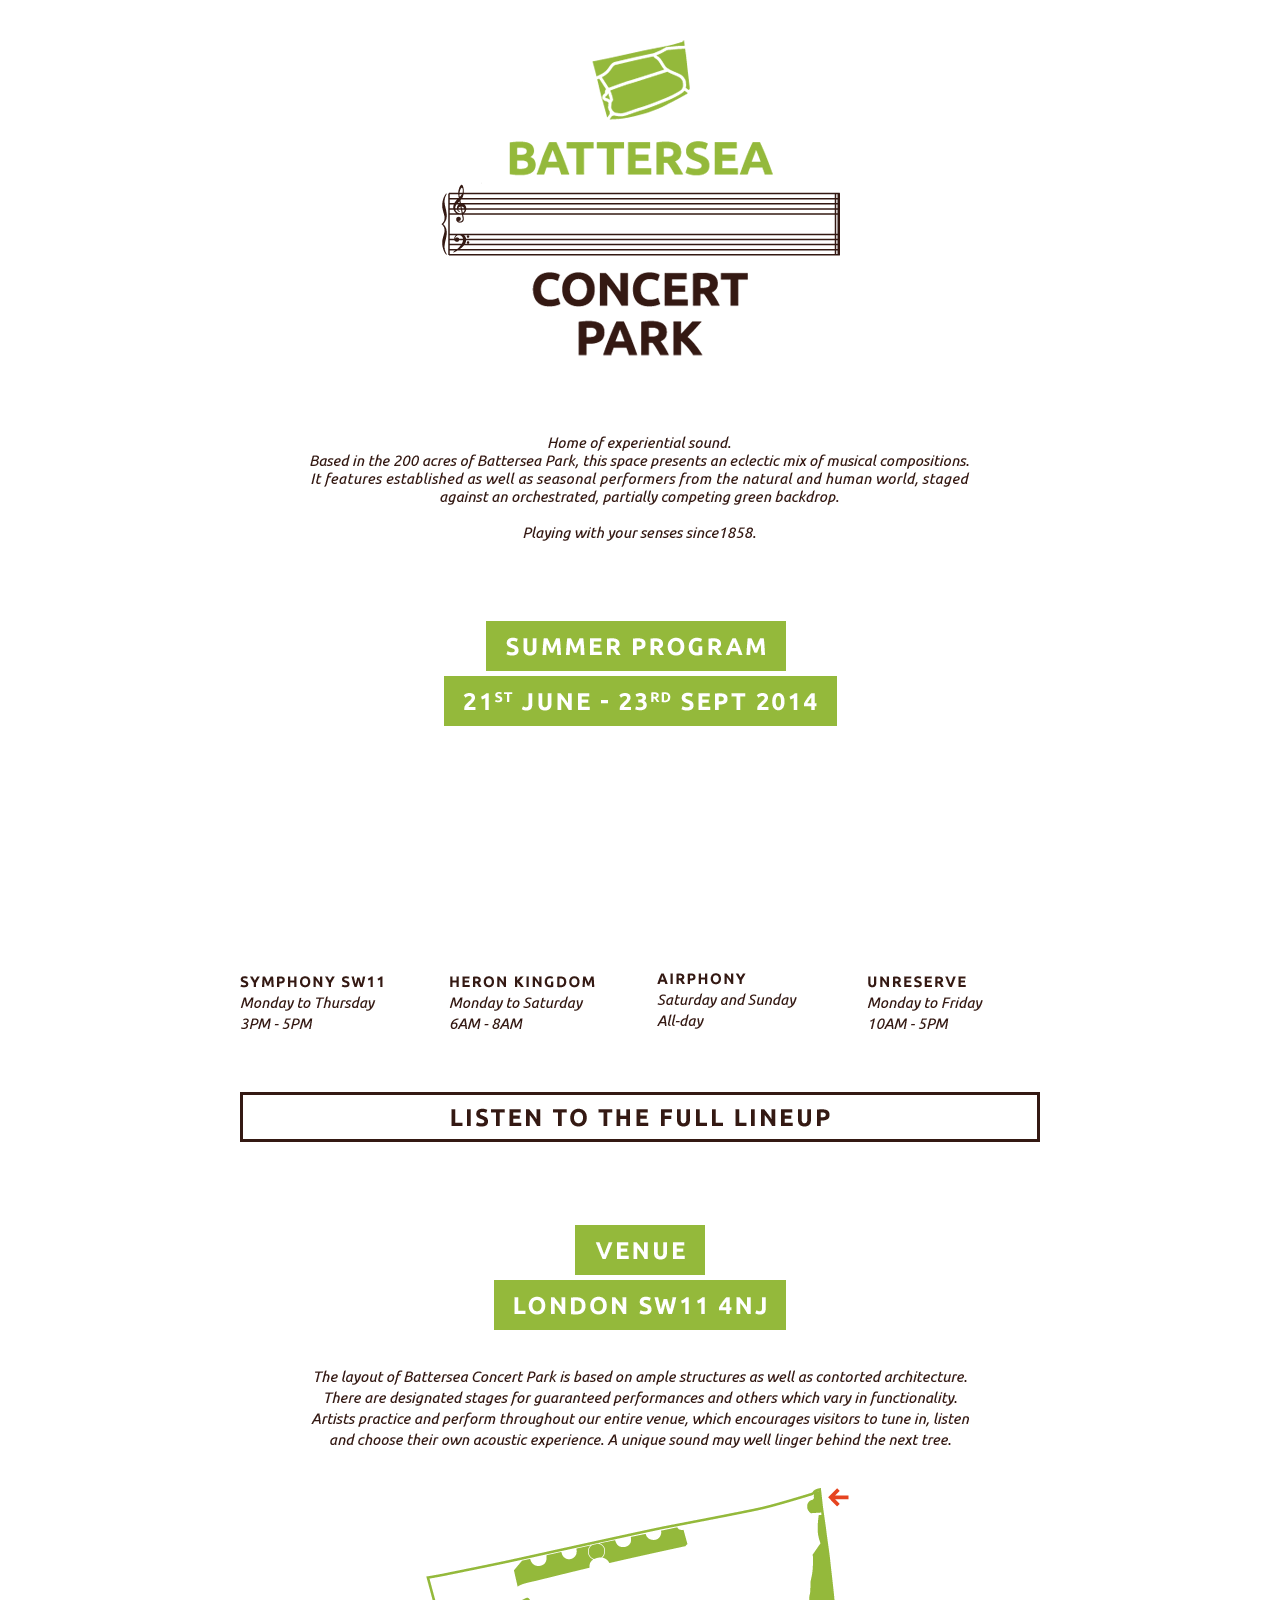
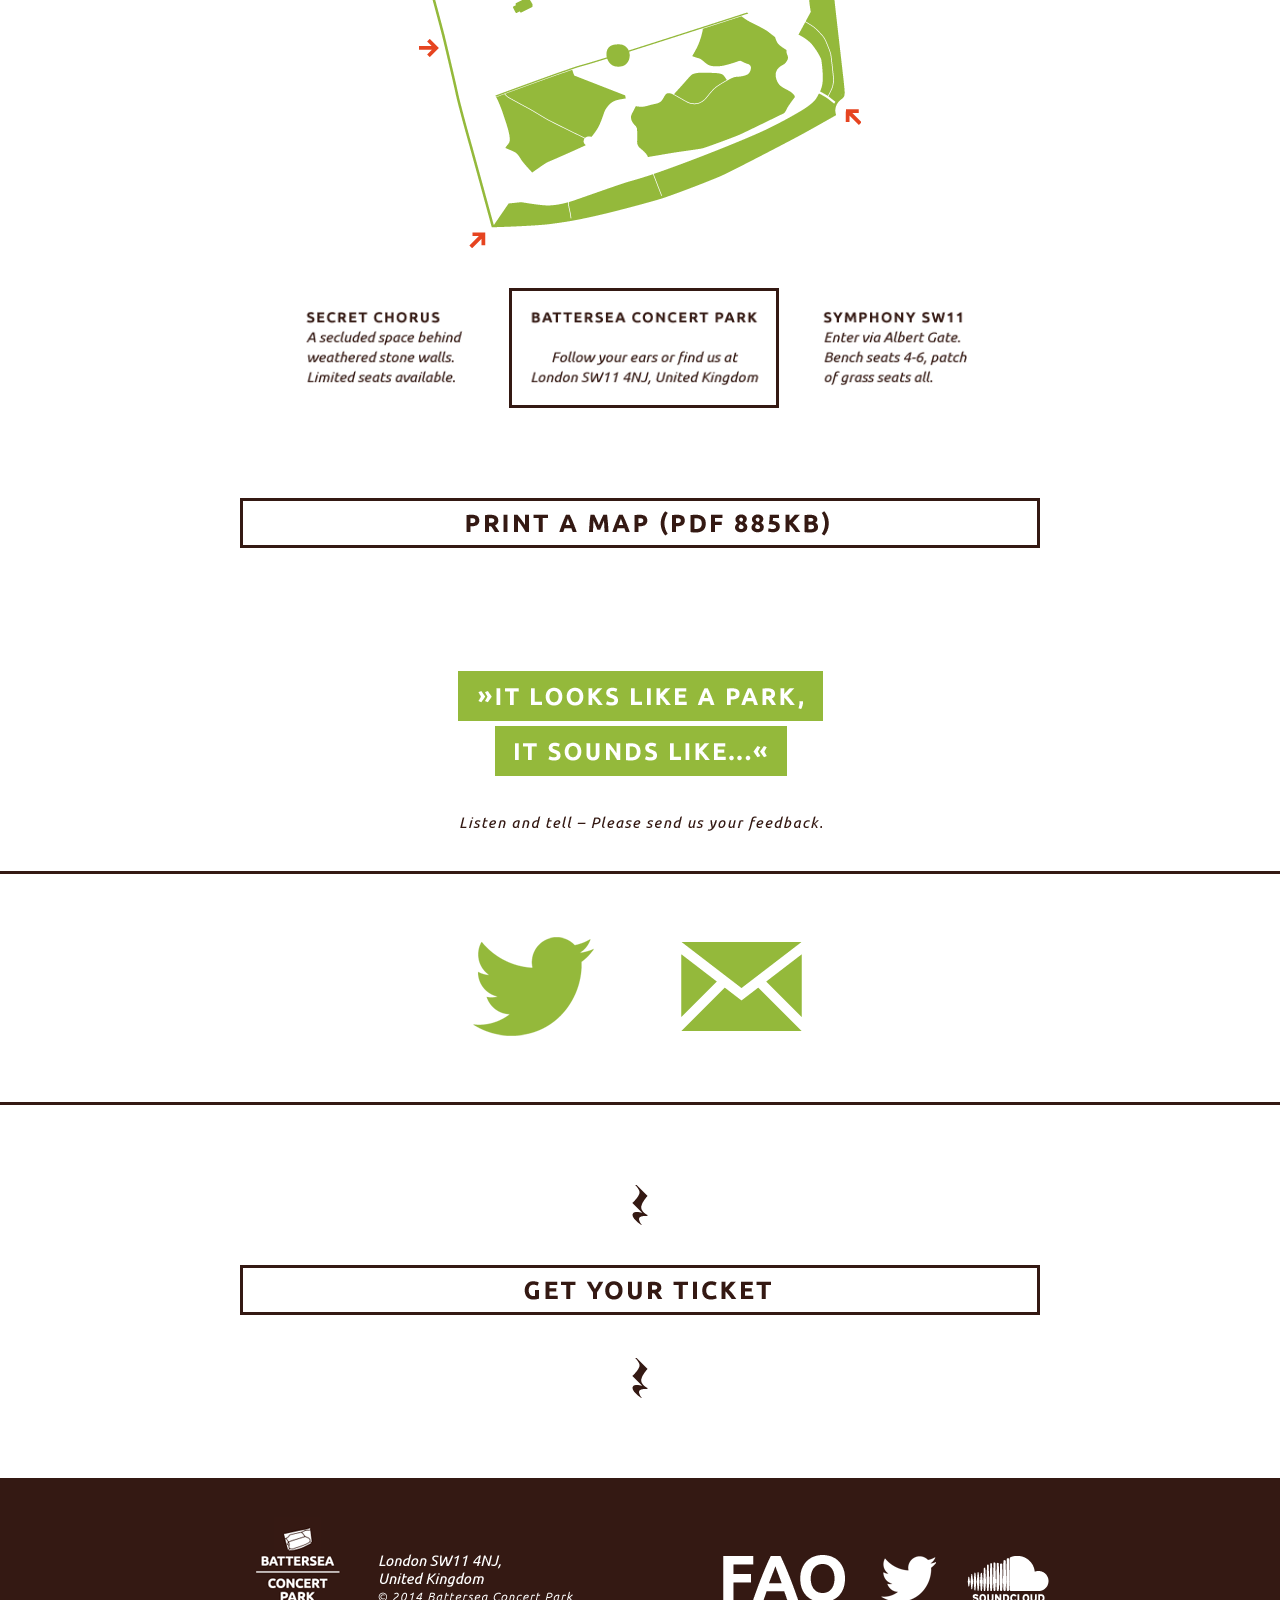
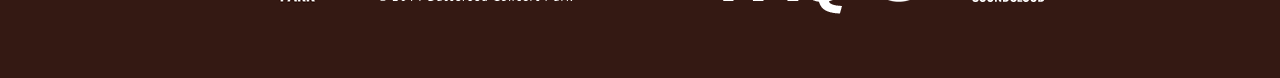
<file: index.html>
<!doctype html>
<html lang="en">
<head>
	<meta name="p:domain_verify" content="1d9ed7c2ebb0f49ddc3d0577616c78d6"/>
	<meta charset="utf-8" />
	<title>Home of experiential sound</title>
	<meta name="description" content="">
	<meta name="author" content="">
	<!--[if lt IE 9]>
		<script src="http://html5shim.googlecode.com/svn/trunk/html5.js"></script>
	<![endif]-->

	<!-- Mobile Specific Metas -->
	<meta name="viewport" content="width=device-width, initial-scale=1, maximum-scale=1" /> 
	
	<script type="text/javascript">
		var browser			= navigator.userAgent;
		var browserRegex	= /(Android|BlackBerry|IEMobile|Nokia|iP(ad|hone|od)|Opera M(obi|ini))/;
		var isMobile		= false;
		if(browser.match(browserRegex)) {
			isMobile			= true;
			addEventListener("load", function() { setTimeout(hideURLbar, 0); }, false);
			function hideURLbar(){
				window.scrollTo(0,1);
			}
		}
	</script>
	

	<!-- CSS -->
	<link rel="stylesheet" href="includes/style_map.css">
	<link rel="stylesheet" href="includes/style.css">
	<link rel="stylesheet" href="includes/base.css">
	<link rel="stylesheet" href="includes/amazium.css">
	<link rel="stylesheet" href="includes/layout.css">

	<!-- Favicons -->
	<link rel="shortcut icon" href="img/favicon.png">
	<link rel="apple-touch-icon-precomposed" href="images/apple-touch-icon.png">
	<link rel="apple-touch-icon-precomposed" sizes="72x72" href="images/apple-touch-icon-72x72.png" />
	<link rel="apple-touch-icon-precomposed" sizes="114x114" href="images/apple-touch-icon-114x114.png" />


	<!-- gallery -->
	<script src="http://code.jquery.com/jquery-1.8.2.min.js" type="text/javascript"></script>
	<script src="includes/jquery.carouFredSel-6.0.4-packed.js" type="text/javascript">
	</script>
	
	<script src="includes/map.js"type="text/javascript" ></script>
	
	<!-- totop -->
	<script src="includes/smoothscroll.js"type="text/javascript" ></script>
	<script src="includes/jquery.easing.1.3.js" type="text/javascript"></script>
	<script src="includes/jquery.ui.totop.js" type="text/javascript"></script>
	<script type="text/javascript">
		$(document).ready(function() {
			$().UItoTop({ easingType: 'easeOutQuart' });
		});
	</script>


	</head>


<body bgcolor="#fff">

<!-- header -->

<div class="top40 row base">
	<IMG class="displayed" src="img/header_m.png">
</div>

<div class="top40 row base">
	<IMG class="displayed" src="img/txt_intro.png">
</div>


<!-- program -->

<div class="top40 row base">
	<IMG class="displayed" src="img/title_program.png">
</div>

<div class="container_projecte">

<iframe class="project" width="185" height="185" scrolling="no" frameborder="no" src="https://w.soundcloud.com/player/?url=https%3A//api.soundcloud.com/tracks/159674875&amp;auto_play=false&amp;hide_related=false&amp;show_comments=true&amp;show_user=true&amp;show_reposts=false&amp;visual=true"></iframe>

<iframe class="project" width="185" height="185" scrolling="no" frameborder="no" src="https://w.soundcloud.com/player/?url=https%3A//api.soundcloud.com/tracks/159674872&amp;auto_play=false&amp;hide_related=false&amp;show_comments=true&amp;show_user=true&amp;show_reposts=false&amp;visual=true"></iframe>

<iframe class="project" width="185" height="185" scrolling="no" frameborder="no" src="https://w.soundcloud.com/player/?url=https%3A//api.soundcloud.com/tracks/159673933&amp;auto_play=false&amp;hide_related=false&amp;show_comments=true&amp;show_user=true&amp;show_reposts=false&amp;visual=true"></iframe>

<iframe class="project" width="185" height="185" scrolling="no" frameborder="no" src="https://w.soundcloud.com/player/?url=https%3A//api.soundcloud.com/tracks/159674652&amp;auto_play=false&amp;hide_related=false&amp;show_comments=true&amp;show_user=true&amp;show_reposts=false&amp;visual=true"></iframe>


</div>

<div class="container_projecte">
	<IMG class="project" src="img/txt_s_symphony.png">
		<IMG class="project" src="img/txt_s_heron.png">
			<IMG class="project" src="img/txt_s_airphony.png">
				<IMG class="project" src="img/txt_s_unreserve.png">
</div>

<div class="top60 container_program">
<div class="row base">
  <a href="program.html">
  	<img src="img/bttn_lineup.png" 
      onmouseover="this.src='img/bttn_lineup_02.png';"
      onmouseout="this.src='img/bttn_lineup.png';">
  </a>
</div>
</div>



<!--Venue-->

<div class="top40 row base">
	<IMG class="displayed" src="img/title_venue.png">
</div>

<div class="row base">
	<IMG class="displayed" src="img/txt_venue.png">
</div>

		<div id="wrapper_map">
			<div id="images">
				<img src="img/map/map_venue_m.png" width="600" height="400" />
				<img src="img/map/map_s_symphony.png" width="600" height="400" />
				<img src="img/map/map_s_heron.png" width="600" height="400" />
				<img src="img/map/map_s_airphony.png" width="600" height="400" />
				<img src="img/map/map_s_unreserve.png" width="600" height="400" />
				<img src="img/map/map_s_car.png" width="600" height="400" />
				<img src="img/map/map_s_fields.png"  width="600" height="400" />
				<img src="img/map/map_s_crodyssey.png" width="600" height="400" />
				<img src="img/map/map_s_songtuary.png" width="600" height="400" />
				<img src="img/map/map_s_secret.png" width="600" height="400" />
				
			</div>
			<div id="thumbs">
				<img src="img/map/txt_venue.png" width="270" height="120"/>
				<img src="img/map/txt_symphony.png" width="200" height="120"/>
				<img src="img/map/txt_heron.png" width="200" height="120"/>
				<img src="img/map/txt_airphony.png" width="200" height="120"/>
				<img src="img/map/txt_unreserve.png" width="200" height="120"/>
				<img src="img/map/txt_car.png" width="200" height="120"/>
				<img src="img/map/txt_fields.png" width="200" height="120"/>
				<img src="img/map/txt_crodyssey.png" width="200" height="120"/>
				<img src="img/map/txt_songtuary.png" width="200" height="120"/>
				<img src="img/map/txt_secret.png" width="200" height="120"/>

			</div>
			<a id="prev" href="#"></a>
			<a id="next" href="#"></a>
		</div>

<div class="container_program">
<div class="row base">
  <a href="BCP_Map.pdf" target="_blank">
  	<img src="img/bttn_map.png" 
      onmouseover="this.src='img/bttn_map_02.png';"
      onmouseout="this.src='img/bttn_map.png';">
  </a>
</div>
</div>


<!--Feedback-->

<div class="top80 row base">
	<IMG class="displayed" src="img/title_feedback_02.png">
</div>

<div class="row base">
	<IMG class="displayed" src="img/txt_feedback.png">
</div>

<div>
	<IMG class="line" src="img/line_brown.png">
</div>

<div class="container_feedback">
	<a href="https://twitter.com/BConcertPark" target="_blank">
	<IMG class="project" src="img/contact/twitter.png"
	onmouseover="this.src='img/contact/twitter_02.png';"
    onmouseout="this.src='img/contact/twitter.png';">
	</a>

	<a href="mailto:hello@batterseaconcertpark.org" target="_blank">
	<IMG class="project" src="img/contact/email.png"
	onmouseover="this.src='img/contact/email_02.png';"
    onmouseout="this.src='img/contact/email.png';">
	</a>
</div>

<div>
	<IMG class="line" src="img/line_brown.png">
</div>


<!--Tickets-->

<div class="top60 row base">
	<IMG class="displayed" src="img/pause_40.png">
</div>

<div class="container_program">
<div class="row base">
  <img src="img/bttn_entry.png" 
      onmouseover="this.src='img/bttn_entry_02.png';"
      onmouseout="this.src='img/bttn_entry.png';">
</div>
</div>

<div class="row base">
	<IMG class="displayed" src="img/pause_40.png">
</div>


<!--Footer-->

<div class="top40 container_footer">
		<IMG class="footer02" src="img/box_logo.png">
			
			<a href="faq.html">
				<IMG class="footer01" src="img/bttn_faq.png"
				onmouseover="this.src='img/bttn_faq_02.png';"
      			onmouseout="this.src='img/bttn_faq.png';">
			</a>	
			
			<a href="https://twitter.com/BConcertPark" target="_blank">
				<IMG class="footer03" src="img/box_twitter.png"
				onmouseover="this.src='img/bttn_box_twitter.png';"
      			onmouseout="this.src='img/box_twitter.png';">
			</a>
			
			<a href="https://soundcloud.com/batterseaconcertpark" target="_blank">		
				<IMG class="footer03" src="img/box_cloud.png"
				onmouseover="this.src='img/bttn_box_cloud.png';"
      			onmouseout="this.src='img/box_cloud.png';">
			</a>
</div>

<div class="top40 container_footer_bg">
		<IMG src="img/box_brown.png">
</div>

</body>
</html>
</file>
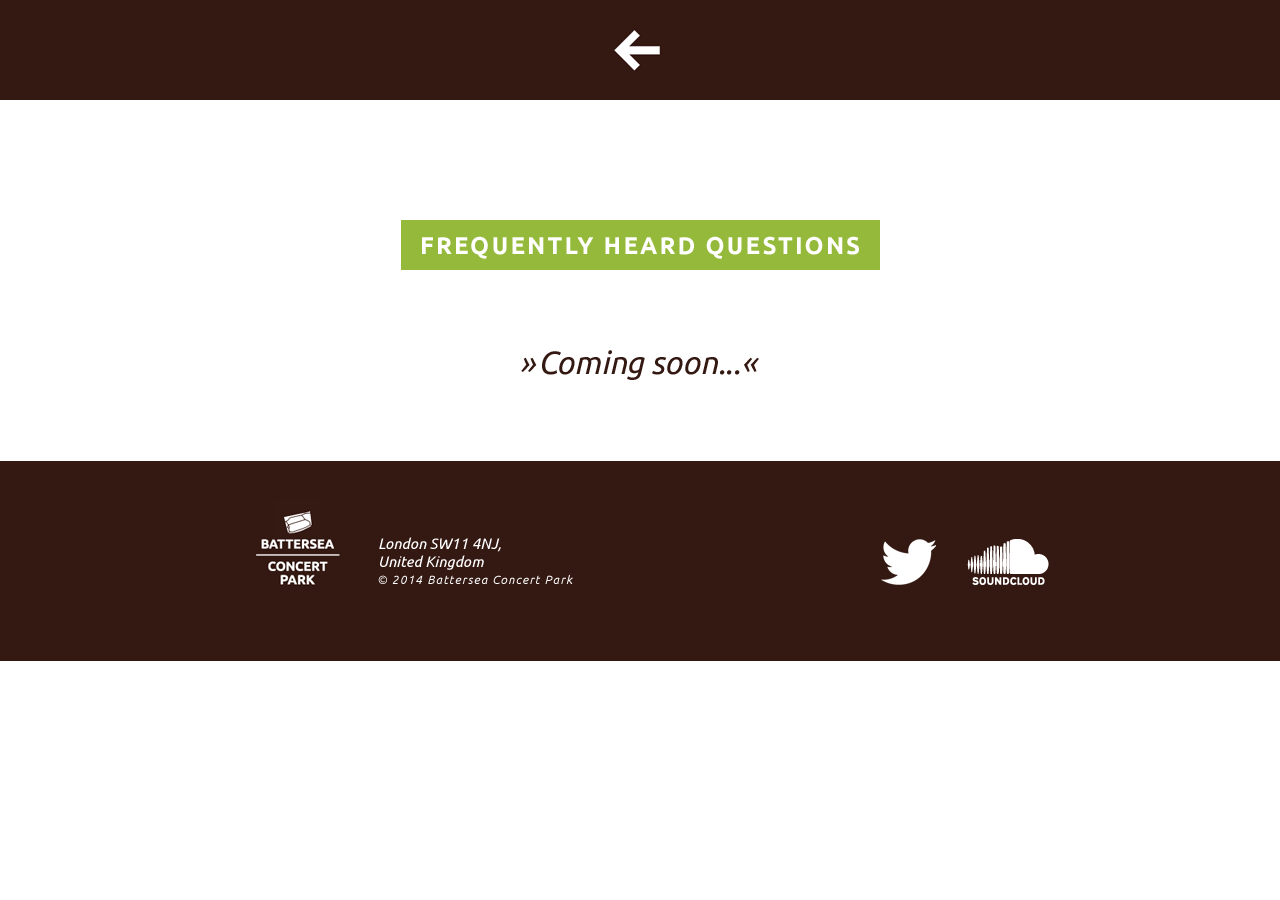
<file: faq.html>
<!doctype html>
<html lang="en">
<head>
	<meta name="p:domain_verify" content="1d9ed7c2ebb0f49ddc3d0577616c78d6"/>
	<meta charset="utf-8" />
	<title>Home of experiential sound</title>
	<meta name="description" content="">
	<meta name="author" content="">
	<!--[if lt IE 9]>
		<script src="http://html5shim.googlecode.com/svn/trunk/html5.js"></script>
	<![endif]-->

	<!-- Mobile Specific Metas -->
	<meta name="viewport" content="width=device-width, initial-scale=1, maximum-scale=1" /> 
	
	<script type="text/javascript">
		var browser			= navigator.userAgent;
		var browserRegex	= /(Android|BlackBerry|IEMobile|Nokia|iP(ad|hone|od)|Opera M(obi|ini))/;
		var isMobile		= false;
		if(browser.match(browserRegex)) {
			isMobile			= true;
			addEventListener("load", function() { setTimeout(hideURLbar, 0); }, false);
			function hideURLbar(){
				window.scrollTo(0,1);
			}
		}
	</script>

	<!-- CSS -->
	<link rel="stylesheet" href="includes/style.css">
	<link rel="stylesheet" href="includes/base.css">
	<link rel="stylesheet" href="includes/amazium.css">
	<link rel="stylesheet" href="includes/layout.css">

	<!-- Favicons -->
	<link rel="shortcut icon" href="img/favicon.png">
	<link rel="apple-touch-icon-precomposed" href="images/apple-touch-icon.png">
	<link rel="apple-touch-icon-precomposed" sizes="72x72" href="images/apple-touch-icon-72x72.png" />
	<link rel="apple-touch-icon-precomposed" sizes="114x114" href="images/apple-touch-icon-114x114.png" />
	
		<!-- To Top scripts -->
	<script src="includes/smoothscroll.js"type="text/javascript" ></script>
	<script src="http://jqueryjs.googlecode.com/files/jquery-1.3.js" type="text/javascript"></script>
	<script src="includes/jquery.easing.1.3.js" type="text/javascript"></script>
	<script src="includes/jquery.ui.totop.js" type="text/javascript"></script>
	<script type="text/javascript">
		$(document).ready(function() {
			$().UItoTop({ easingType: 'easeOutQuart' });
		});
	</script>
</head>


<body bgcolor="#fff">

<!-- header -->

<div class="container_back">
			
			<a href="index.html">
				<IMG class="back" src="img/back.png"
				onmouseover="this.src='img/back_02.png';"
      			onmouseout="this.src='img/back.png';">
			</a>	
		
</div>

<div class="container_back_bg">
		<IMG src="img/box_brown.png">
</div>


<!--Feedback-->

<div class="top120 row base">
	<IMG class="displayed" src="img/contact/title_fhq.png">
</div>


<div class="top40 row">
	<IMG class="displayed" src="img/title_soon.png">
</div>


<!--Footer-->

<div class="top80 container_footer">
		<IMG class="footer02" src="img/box_logo.png">
			
			
				<IMG class="footer01" src="img/box_brown.png">
			
			<a href="https://twitter.com/BConcertPark" target="_blank">
				<IMG class="footer03" src="img/box_twitter.png"
				onmouseover="this.src='img/bttn_box_twitter.png';"
      			onmouseout="this.src='img/box_twitter.png';">
			</a>
			
			<a href="https://soundcloud.com/batterseaconcertpark" target="_blank">		
				<IMG class="footer03" src="img/box_cloud.png"
				onmouseover="this.src='img/bttn_box_cloud.png';"
      			onmouseout="this.src='img/box_cloud.png';">
			</a>
</div>

<div class="top40 container_footer_bg">
		<IMG src="img/box_brown.png">
</div>


</body>
</html>
</file>
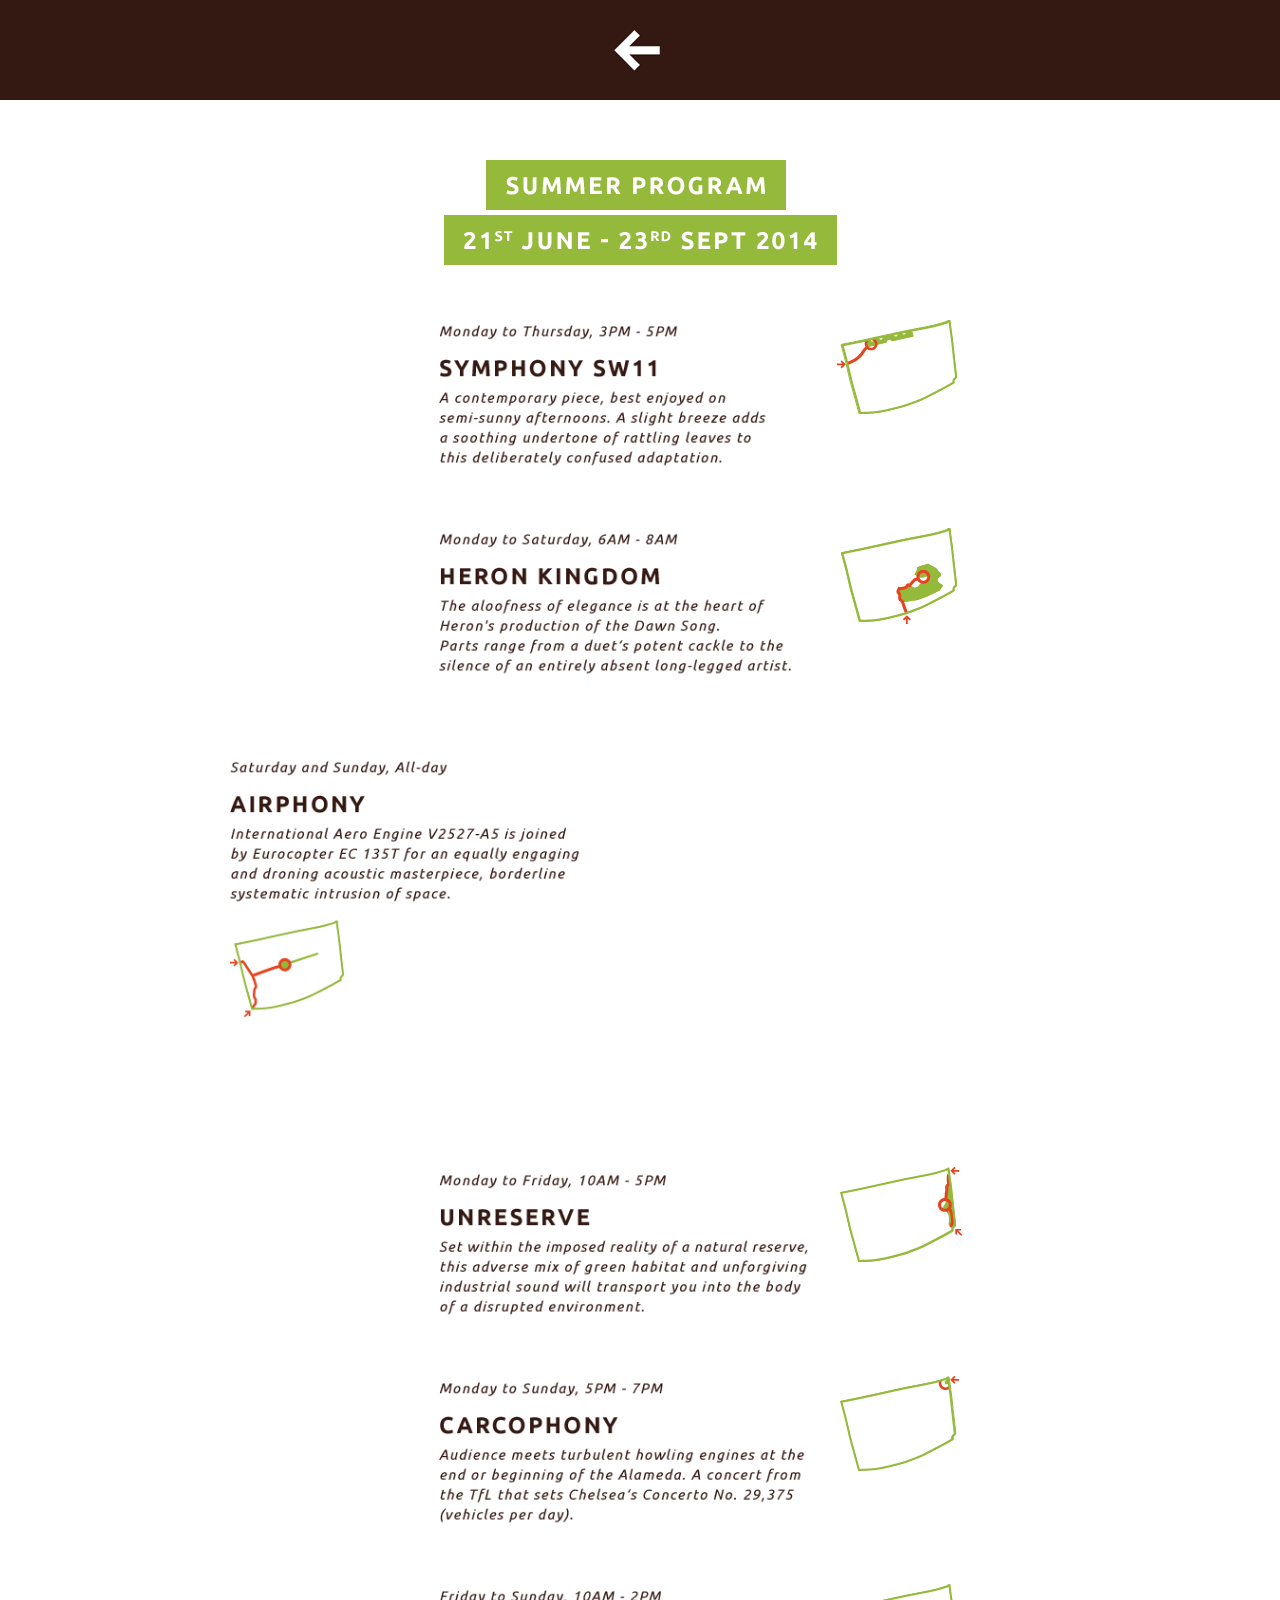
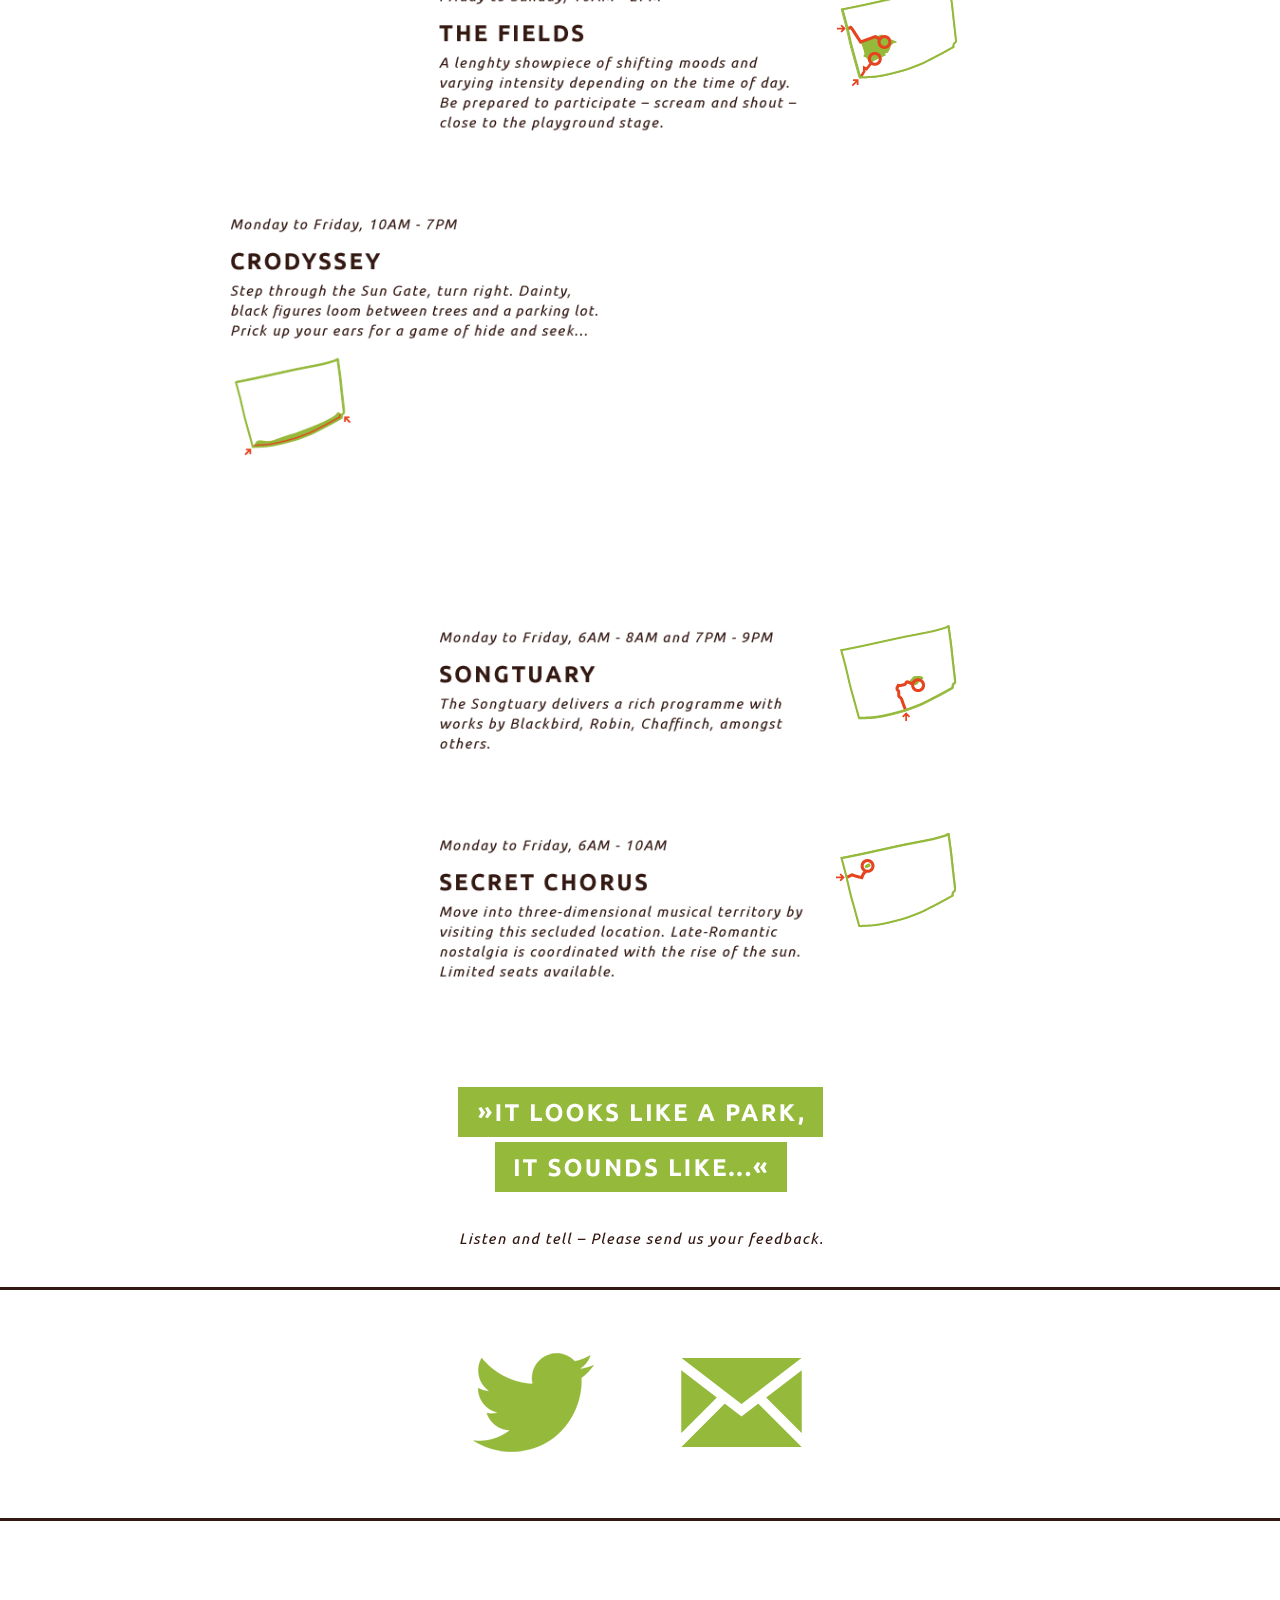
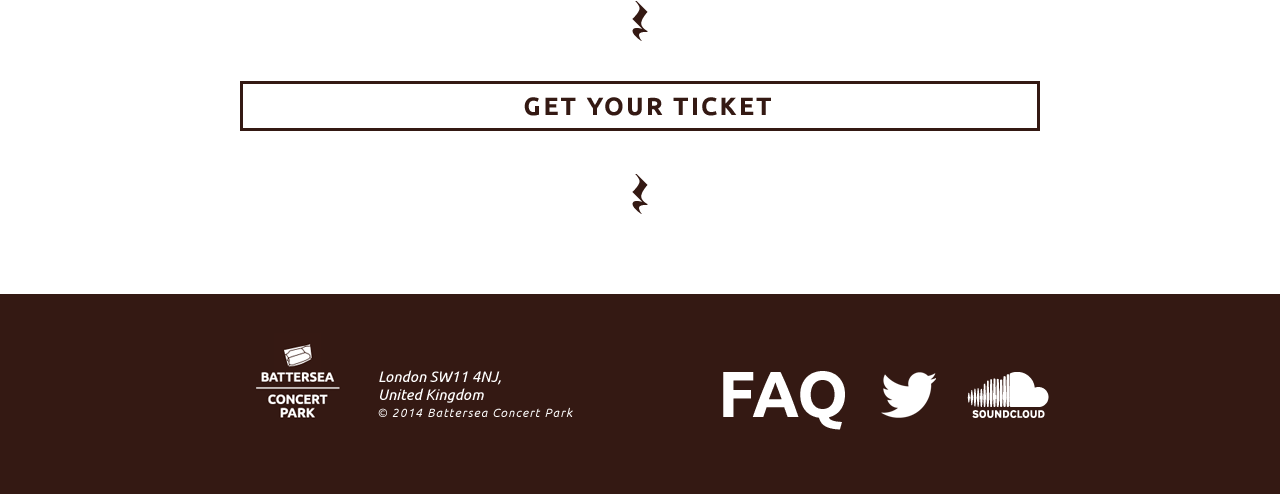
<file: program.html>
<!doctype html>
<html lang="en">
<head>
	<meta name="p:domain_verify" content="1d9ed7c2ebb0f49ddc3d0577616c78d6"/>
	<meta charset="utf-8" />
	<title>Home of experiential sound</title>
	<meta name="description" content="">
	<meta name="author" content="">
	<!--[if lt IE 9]>
		<script src="http://html5shim.googlecode.com/svn/trunk/html5.js"></script>
	<![endif]-->

	<!-- Mobile Specific Metas -->
	<meta name="viewport" content="width=device-width, initial-scale=1, maximum-scale=1" /> 
	
	<script type="text/javascript">
		var browser			= navigator.userAgent;
		var browserRegex	= /(Android|BlackBerry|IEMobile|Nokia|iP(ad|hone|od)|Opera M(obi|ini))/;
		var isMobile		= false;
		if(browser.match(browserRegex)) {
			isMobile			= true;
			addEventListener("load", function() { setTimeout(hideURLbar, 0); }, false);
			function hideURLbar(){
				window.scrollTo(0,1);
			}
		}
	</script>

	<!-- CSS -->
	<link rel="stylesheet" href="includes/style.css">
	<link rel="stylesheet" href="includes/base.css">
	<link rel="stylesheet" href="includes/amazium.css">
	<link rel="stylesheet" href="includes/layout.css">

	<!-- Favicons -->
	<link rel="shortcut icon" href="img/favicon.png">
	<link rel="apple-touch-icon-precomposed" href="images/apple-touch-icon.png">
	<link rel="apple-touch-icon-precomposed" sizes="72x72" href="images/apple-touch-icon-72x72.png" />
	<link rel="apple-touch-icon-precomposed" sizes="114x114" href="images/apple-touch-icon-114x114.png" />
	
		<!-- To Top scripts -->
	<script src="includes/smoothscroll.js"type="text/javascript" ></script>
	<script src="http://jqueryjs.googlecode.com/files/jquery-1.3.js" type="text/javascript"></script>
	<script src="includes/jquery.easing.1.3.js" type="text/javascript"></script>
	<script src="includes/jquery.ui.totop.js" type="text/javascript"></script>
	<script type="text/javascript">
		$(document).ready(function() {
			$().UItoTop({ easingType: 'easeOutQuart' });
		});
	</script>
</head>


<body bgcolor="#fff">

<!-- header -->

<div class="container_back">
			
			<a href="index.html">
				<IMG class="back" src="img/back.png"
				onmouseover="this.src='img/back_02.png';"
      			onmouseout="this.src='img/back.png';">
			</a>	
		
</div>

<div class="container_back_bg">
		<IMG src="img/box_brown.png">
</div>


<!-- program -->

<div class="top60 row base">
	<IMG class="displayed" src="img/title_program.png">
</div>

<div class="container_projecte">
    <iframe class="project" width="185" height="185" scrolling="no" frameborder="no" src="https://w.soundcloud.com/player/?url=https%3A//api.soundcloud.com/tracks/159674875&amp;auto_play=false&amp;hide_related=false&amp;show_comments=true&amp;show_user=true&amp;show_reposts=false&amp;visual=true"></iframe>

<IMG class="txt_event" src="img/program/txt_symphony.png">
	<IMG class="project" src="img/program/map_symphony.png">

</div>

<div class="top20 container_projecte">
    <iframe class="project" width="185" height="185" scrolling="no" frameborder="no" src="https://w.soundcloud.com/player/?url=https%3A//api.soundcloud.com/tracks/159674872&amp;auto_play=false&amp;hide_related=false&amp;show_comments=true&amp;show_user=true&amp;show_reposts=false&amp;visual=true"></iframe>

<IMG class="txt_event" src="img/program/txt_heron.png">
	<IMG class="project" src="img/program/map_heron.png">

</div>

<div class="top40 container_airphony">
	
	<IMG class="txt_event" src="img/program/txt_airphony.png">

    <iframe class="airphony" width="370" height="370" scrolling="no" frameborder="no" src="https://w.soundcloud.com/player/?url=https%3A//api.soundcloud.com/tracks/159673933&amp;auto_play=false&amp;hide_related=false&amp;show_comments=true&amp;show_user=true&amp;show_reposts=false&amp;visual=true"></iframe>

</div>


<div class="top40 container_projecte">
    <iframe class="project" width="185" height="185" scrolling="no" frameborder="no" src="https://w.soundcloud.com/player/?url=https%3A//api.soundcloud.com/tracks/159674652&amp;auto_play=false&amp;hide_related=false&amp;show_comments=true&amp;show_user=true&amp;show_reposts=false&amp;visual=true"></iframe>

<IMG class="txt_event" src="img/program/txt_unreserve.png">
	<IMG class="project" src="img/program/map_unreserve.png">

</div>

<div class="top20 container_projecte">
    <iframe class="project" width="185" height="185" scrolling="no" frameborder="no" src="https://w.soundcloud.com/player/?url=https%3A//api.soundcloud.com/tracks/159673880&amp;auto_play=false&amp;hide_related=false&amp;show_comments=true&amp;show_user=true&amp;show_reposts=false&amp;visual=true"></iframe>

<IMG class="txt_event" src="img/program/txt_car.png">
	<IMG class="project" src="img/program/map_car.png">

</div>

<div class="top20 container_projecte">
    <iframe class="project" width="185" height="185" scrolling="no" frameborder="no" src="https://w.soundcloud.com/player/?url=https%3A//api.soundcloud.com/tracks/159674776&amp;auto_play=false&amp;hide_related=false&amp;show_comments=true&amp;show_user=true&amp;show_reposts=false&amp;visual=true"></iframe>

<IMG class="txt_event" src="img/program/txt_fields.png">
	<IMG class="project" src="img/program/map_fields.png">

</div>

<div class="top40 container_airphony">
	
	<IMG class="txt_event" src="img/program/txt_crodyssey.png">

    <iframe class="airphony" width="370" height="370" scrolling="no" frameborder="no" src="https://w.soundcloud.com/player/?url=https%3A//api.soundcloud.com/tracks/159673925&amp;auto_play=false&amp;hide_related=false&amp;show_comments=true&amp;show_user=true&amp;show_reposts=false&amp;visual=true"></iframe>

</div>

<div class="top40 container_projecte">
    <iframe class="project" width="185" height="185" height="370" scrolling="no" frameborder="no" src="https://w.soundcloud.com/player/?url=https%3A//api.soundcloud.com/tracks/159674679&amp;auto_play=false&amp;hide_related=false&amp;show_comments=true&amp;show_user=true&amp;show_reposts=false&amp;visual=true"></iframe>

<IMG class="txt_event" src="img/program/txt_songtuary.png">
	<IMG class="project" src="img/program/map_songtuary.png">

</div>

<div class="top20 container_projecte">
    <iframe class="project" width="185" height="185" scrolling="no" frameborder="no" src="https://w.soundcloud.com/player/?url=https%3A//api.soundcloud.com/tracks/159675258&amp;auto_play=false&amp;hide_related=false&amp;show_comments=true&amp;show_user=true&amp;show_reposts=false&amp;visual=true"></iframe>

<IMG class="txt_event" src="img/program/txt_secret.png">
	<IMG class="project" src="img/program/map_secret.png">

</div>


<!--Feedback-->

<div class="top80 row base">
	<IMG class="displayed" src="img/title_feedback_02.png">
</div>

<div class="row base">
	<IMG class="displayed" src="img/txt_feedback.png">
</div>

<div>
	<IMG class="line" src="img/line_brown.png">
</div>

<div class="container_feedback">
	<a href="https://twitter.com/BConcertPark" target="_blank">
	<IMG class="project" src="img/contact/twitter.png"
	onmouseover="this.src='img/contact/twitter_02.png';"
    onmouseout="this.src='img/contact/twitter.png';">
	</a>

	<a href="mailto:hello@batterseaconcertpark.org" target="_blank">
	<IMG class="project" src="img/contact/email.png"
	onmouseover="this.src='img/contact/email_02.png';"
    onmouseout="this.src='img/contact/email.png';">
	</a>
</div>

<div>
	<IMG class="line" src="img/line_brown.png">
</div>



<!--Tickets-->

<div class="top60 row base">
	<IMG class="displayed" src="img/pause_40.png">
</div>

<div class="container_program">
<div class="row base">
  <img src="img/bttn_entry.png" 
      onmouseover="this.src='img/bttn_entry_02.png';"
      onmouseout="this.src='img/bttn_entry.png';">
</div>
</div>

<div class="row base">
	<IMG class="displayed" src="img/pause_40.png">
</div>


<!--Footer-->

<div class="top40 container_footer">
		<IMG class="footer02" src="img/box_logo.png">
			
			<a href="faq.html">
				<IMG class="footer01" src="img/bttn_faq.png"
				onmouseover="this.src='img/bttn_faq_02.png';"
      			onmouseout="this.src='img/bttn_faq.png';">
			</a>	
			
			<a href="https://twitter.com/BConcertPark" target="_blank">
				<IMG class="footer03" src="img/box_twitter.png"
				onmouseover="this.src='img/bttn_box_twitter.png';"
      			onmouseout="this.src='img/box_twitter.png';">
			</a>
			
			<a href="https://soundcloud.com/batterseaconcertpark" target="_blank">		
				<IMG class="footer03" src="img/box_cloud.png"
				onmouseover="this.src='img/bttn_box_cloud.png';"
      			onmouseout="this.src='img/box_cloud.png';">
			</a>
</div>

<div class="top40 container_footer_bg">
		<IMG src="img/box_brown.png">
</div>

</body>
</html>
</file>
<file: includes/style_map.css>
html, body {
				padding: 0;
				margin: 0;
			}
			body {
				height: 400px;
				background-color: #e6e6e6;
			}
			body * {
				font-family: Arial, Geneva, SunSans-Regular, sans-serif;
				font-size: 14px;
				color: #333;
				line-height: 22px;
			}
			#wrapper_map {
				background-color: #fff;
				width: 800px;
				height: 610px;
    			display: block;
    			margin-left: auto;
    			margin-right: auto;
    			overflow: hidden;
    			white-space: nowrap;
			}
			#wrapper img {
				display: block;
				float: left;
			}
			#images, #thumbs {
				height: auto;
				overflow: hidden;
			}
			#images {
				width: 800px;
				margin: 0px 0px 0px 100px;
			}
			#thumbs {
				width: 800px;
				
			}
			#thumbs img {
				border: 3px solid;
				border-color: #fff;
				margin: 0 10px 0 10px;
				cursor: pointer;
			}
			#thumbs img.selected, #thumbs img:hover {
				border: 3px solid;
				border-color: #341913;
			}
</file>
<file: includes/style.css>
*, *:before, *:after {
  -moz-box-sizing: border-box; -webkit-box-sizing: border-box; box-sizing: border-box; 
	margin: 0;
	padding: 0;
	border: none;
    outline: none; 
	background-color:#fff;
}

IMG.displayed {
    display: block;
    max-width: 1024px;
    margin-left: auto;
    margin-right: auto;
}

IMG.line {
    display: block;
    width: 100%;
    height: 3px;
    margin-left: auto;
    margin-right: auto;
    margin-top: 20px;
    margin-bottom: 20px;
}

.back {
    width: 100px;
    float: left;
    padding-left: 0px; 
    padding-right: 0px;
    border:none;
}

.footer01 {
    width: 200px;
    float: left;
    padding-left: 0px; 
    padding-right: 0px;
    border:none;
}


.footer02 {
    width: 400px;
    float: left;
    padding-left: 0px; 
    padding-right: 0px;
    border:none;
}

.footer03 {
    width: 100px;
    float: left;
    padding-left: 0px; 
    padding-right: 0px;
    border:none;
}   

.footer04 {
    width: 600px;
    float: left;
    padding-left: 0px; 
    padding-right: 0px;
} 


.address {
    width: 600px;
    float: left;
    padding-left: 0px; 
    padding-right: 0px;
    border:none;
}   

.container_projecte {
    width: 820px;
    height: auto;
    display: block;
    margin-left: auto;
    margin-right: auto;
    overflow: hidden;
    white-space: nowrap;

}

.container_directions {
    width: 600px;
    height: auto;
    display: block;
    margin-left: auto;
    margin-right: auto;
    overflow: hidden;
    white-space: nowrap;

}

.container_event {
    width: 820px;
    height: auto;
    display: block;
    margin-left: auto;
    margin-right: auto;
    overflow: hidden;
    white-space: nowrap;

}

.container_feedback {
    width: 400px;
    height: auto;
    display: block;
    margin-left: auto;
    margin-right: auto;
    overflow: hidden;
    white-space: nowrap;

}


.container_program {
    width: 800px;
    height: auto;
    display: block;
    margin-left: auto;
    margin-right: auto;
    overflow: hidden;
    white-space: nowrap;

}

.container_airphony {
    width: 820px;
    height: auto;
    display: block;
    margin-left: auto;
    margin-right: auto;
    overflow: hidden;
    white-space: nowrap;

}


.airphony {
    width: 370px;
    float: right;
    margin-left: auto;
    margin-right: 20px;
}


.container_back {
    width: auto;
    height: 100px;
    display: block;
    margin-left: 48%;
    margin-right: auto;
    overflow: hidden;
    white-space: nowrap;
    z-index: 2;
    position:absolute;
    border: 0;
}

    .container_back_bg {
    width: auto;
    height: 100px;
    display: block;
    margin-left: auto;
    margin-right: auto;
    margin-top: 0px;
    overflow: hidden;
    white-space: nowrap;
    background-color:#341913; 
    z-index: 1;
    border: 0; 

}
.container_footer {
    width: 800px;
    height: auto;
    display: block;
    margin-left: 20%;
    margin-right: auto;
    overflow: hidden;
    white-space: nowrap;
    z-index: 2;
    position:absolute;
    border: 0;

}

.container_contact {
    width: 400px;
    height: auto;
    display: block;
    margin-left: 35%;
    margin-right: auto;
    overflow: hidden;
    white-space: nowrap;
    z-index: 2;
    position:absolute;
    border: 0;

}

.container_contact_detail {
    width: 600px;
    height: auto;
    display: block;
    margin-left: 25%;
    margin-right: auto;
    overflow: hidden;
    white-space: nowrap;
    z-index: 2;
    position:absolute;
    border: 0;

}


.container_footer_home {
    width: auto;
    height: 200px;
    display: block;
    margin-left: auto;
    margin-right: auto;
    margin-top: 80px;
    overflow: hidden;
    white-space: nowrap;
    background-color:#341913; 
    z-index: 1;
    border: 0; 
}

.container_address {
    width: 600px;
    height: auto;
    display: block;
    margin-left: 27%;
    margin-right: auto;
    overflow: hidden;
    white-space: nowrap;
    z-index: 2;
    position:absolute;
    border: 0;

}

.container_footer_address {
    width: auto;
    height: 320px;
    display: block;
    margin-left: auto;
    margin-right: auto;
    margin-top: 80px;
    overflow: hidden;
    white-space: nowrap;
    background-color:#341913; 
    z-index: 1;
    border: 0; 
}



.container_footer_bg {
    width: auto;
    height: 200px;
    display: block;
    margin-left: auto;
    margin-right: auto;
    margin-top: 80px;
    overflow: hidden;
    white-space: nowrap;
    background-color:#341913; 
    z-index: 1;
    border: 0; 
}

.project {
    width: 205px;
    float: center;
    padding-left: 0px; 
    padding-right: 20px; 
}

.event {
    width: 410px;
    height: 390px;
    float: center;
    padding-left: 0px; 
    padding-right: 20px; 
}

.txt_event {
    width: 390px;
    float: center;
    padding-left: 0px; 
    padding-right: 20px; 
}


.top120{
     padding: 120px 0px 0px 0px;
}

.top80{
	 padding: 80px 0px 0px 0px;
}

.top60{
	 padding: 60px 0px 0px 0px;
}

.top40{
	 padding: 40px 0px 0px 0px;
}

.top20{
	 padding: 20px 0px 0px 0px;
}
</file>
<file: includes/amazium.css>
/* 
* Amazium V1.3
* Copyright 2012, Mike Ballan
* www.amazium.co.uk
*/


/***** Screen 960px *****/

.row 								{ margin:0 auto; width:960px; overflow:hidden; }
.row .row 							{ margin:0 -16px 0 -16px; width:auto; display:inline-block; }

.grid_1								{ width:48px; margin:0 10px 0 10px; overflow:hidden; float:left; display:inline; }
.grid_2 							{ width:128px; margin:0 16px 0 16px; overflow:hidden; float:left; display:inline; }
.grid_3 							{ width:208px; margin:0 10px 0 10px; overflow:hidden; float:left; display:inline; }
.grid_4 							{ width:288px; margin:0 16px 0 16px; overflow:hidden; float:left; display:inline; }
.grid_5 							{ width:368px; margin:0 16px 0 16px; overflow:hidden; float:left; display:inline; }		
.grid_6 							{ width:448px; margin:0 16px 0 16px; overflow:hidden; float:left; display:inline; }
.grid_7 							{ width:528px; margin:0 16px 0 16px; overflow:hidden; float:left; display:inline; }
.grid_8 							{ width:608px; margin:0 16px 0 16px; overflow:hidden; float:left; display:inline; }
.grid_9								{ width:688px; margin:0 16px 0 16px; overflow:hidden; float:left; display:inline; }
.grid_10							{ width:768px; margin:0 16px 0 16px; overflow:hidden; float:left; display:inline; }
.grid_11							{ width:848px; margin:0 16px 0 16px; overflow:hidden; float:left; display:inline; }
.grid_12							{ width:928px; margin:0 16px 0 16px; overflow:hidden; float:left; display:inline; }
.grid_footer 						{ width:50%; margin:0px; overflow:hidden; float:left; display:inline; }
.grid_skills 						{ width:208px; margin:10px 10px 0 10px; overflow:hidden; float:left; display:inline; }

	
.offset_1							{ margin-left:96px; }
.offset_2							{ margin-left:176px; }
.offset_3 							{ margin-left:256px; }
.offset_4 							{ margin-left:336px; }
.offset_5 							{ margin-left:416px; }
.offset_6 							{ margin-left:496px; }
.offset_7 							{ margin-left:576px; }
.offset_8 							{ margin-left:656px; }
.offset_9							{ margin-left:736px; }
.offset_10							{ margin-left:816px; }
.offset_11							{ margin-left:896px; }
.offset_footer 						{ margin-left:auto; }
.offset_skills 						{ margin-left:auto; }

.show-phone 						{ display:none !important; }
.show-tablet 						{ display:none !important; }
.show-screen						{ display:inherit !important; }
	
.hide-phone							{ display:inherit !important; }
.hide-tablet						{ display:inherit !important; }
.hide-screen						{ display:none !important; }



/***** Screen Bigger than 960px *****/
@media only screen and (min-width:1200px) {

.row 								{ margin:0 auto; width:1200px; overflow:hidden; }
.row .row 							{ margin:0 -20px 0 -20px; width:auto; display:inline-block; }
.footer 							{ margin:0 auto ; width:auto; display:inline-block; }

.grid_1								{ width:60px; margin:0 10px 0 10px; overflow:hidden; float:left; display:inline; }
.grid_2 							{ width:160px; margin:0 20px 0 20px; overflow:hidden; float:left; display:inline; }
.grid_3 							{ width:260px; margin:0 10px 0 10px; overflow:hidden; float:left; display:inline; }
.grid_4 							{ width:360px; margin:0 20px 0 20px; overflow:hidden; float:left; display:inline; }
.grid_5 							{ width:460px; margin:0 20px 0 20px; overflow:hidden; float:left; display:inline; }		
.grid_6 							{ width:560px; margin:0 20px 0 20px; overflow:hidden; float:left; display:inline; }
.grid_7 							{ width:660px; margin:0 20px 0 20px; overflow:hidden; float:left; display:inline; }
.grid_8 							{ width:760px; margin:0 20px 0 20px; overflow:hidden; float:left; display:inline; }
.grid_9								{ width:860px; margin:0 20px 0 20px; overflow:hidden; float:left; display:inline; }
.grid_10							{ width:960px; margin:0 20px 0 20px; overflow:hidden; float:left; display:inline; }
.grid_11							{ width:1060px; margin:0 20px 0 20px; overflow:hidden; float:left; display:inline; }
.grid_12							{ width:1160px; margin:0 20px 0 20px; overflow:hidden; float:left; display:inline; }
.grid_footer 						{ width:50%; margin:0px; overflow:hidden; float:left; display:inline; }
.grid_skills 						{ width:auto; margin:0 10px 0 10px; overflow:hidden; float:left; display:inline; }

.offset_1							{ margin-left:120px; }
.offset_2							{ margin-left:220px; }
.offset_3 							{ margin-left:320px; }
.offset_4 							{ margin-left:420px; }
.offset_5 							{ margin-left:520px; }
.offset_6 							{ margin-left:620px; }
.offset_7 							{ margin-left:720px; }
.offset_8 							{ margin-left:820px; }
.offset_9							{ margin-left:920px; }
.offset_10							{ margin-left:1020px; }
.offset_11							{ margin-left:1120px; }
.offset_footer 						{ margin-left:auto; }
.offset_skills 						{ margin-left:auto; }

.show-phone 						{ display:none !important; }
.show-tablet 						{ display:none !important; }
.show-screen						{ display:inherit; }

.hide-phone							{ display:inherit !important; }
.hide-tablet						{ display:inherit !important; }
.hide-screen						{ display:none !important; }

}



/***** Tablet (Smaller than 959px) *****/
@media only screen and (min-width: 768px) and (max-width: 959px) {

.row 								{ margin:0 auto; width:768px; overflow:hidden; }
.row .row 							{ margin:0 -14px 0 -14px; width:auto; display:inline-block; }
		
.grid_1								{ width:36px; margin:0 10px 0 10px; overflow:hidden; float:left; display:inline; }
.grid_2 							{ width:100px; margin:0 14px 0 14px; overflow:hidden; float:left; display:inline; }
.grid_3 							{ width:164px; margin:0 10px 0 10px; overflow:hidden; float:left; display:inline; }
.grid_4 							{ width:228px; margin:0 14px 0 14px; overflow:hidden; float:left; display:inline; }
.grid_5 							{ width:292px; margin:0 14px 0 14px; overflow:hidden; float:left; display:inline; }		
.grid_6 							{ width:356px; margin:0 14px 0 14px; overflow:hidden; float:left; display:inline; }
.grid_7 							{ width:420px; margin:0 14px 0 14px; overflow:hidden; float:left; display:inline; }
.grid_8 							{ width:484px; margin:0 14px 0 14px; overflow:hidden; float:left; display:inline; }
.grid_9								{ width:548px; margin:0 14px 0 14px; overflow:hidden; float:left; display:inline; }
.grid_10							{ width:612px; margin:0 14px 0 14px; overflow:hidden; float:left; display:inline; }
.grid_11							{ width:676px; margin:0 14px 0 14px; overflow:hidden; float:left; display:inline; }
.grid_12							{ width:740px; margin:0 14px 0 14px; overflow:hidden; float:left; display:inline; }
.grid_footer 						{ width:50%; margin:0px; overflow:hidden; float:left; display:inline; }
.grid_skills 						{ width:auto; margin:0 10px 0 10px; overflow:hidden; float:left; display:inline; }

.offset_1							{ margin-left:78px; }
.offset_2							{ margin-left:142px; }
.offset_3 							{ margin-left:206px; }
.offset_4 							{ margin-left:270px; }
.offset_5 							{ margin-left:334px; }
.offset_6 							{ margin-left:398px; }
.offset_7 							{ margin-left:462px; }
.offset_8 							{ margin-left:526px; }
.offset_9							{ margin-left:590px; }
.offset_10							{ margin-left:654px; }
.offset_11							{ margin-left:718px; }
.offset_footer 						{ margin-left:auto; }
.offset_skills 						{ margin-left:auto; }

.show-phone 						{ display:none !important; }
.show-tablet 						{ display:inherit !important; }
.show-screen						{ display:none !important; }
	
.hide-phone							{ display:inherit !important; }
.hide-tablet						{ display:none !important; }
.hide-screen						{ display:inherit !important; }
	
}



/***** Phone (portrait 300px) *****/
@media only screen and (max-width: 767px) {

.row 								{ margin:0 auto; width:300px; overflow:hidden; }
.row .row 							{ margin:0; width:auto; display:inline-block; }
		
.grid_1,
.grid_2,
.grid_3,
.grid_4,
.grid_5,
.grid_6,
.grid_7,
.grid_8,
.grid_9,
.grid_10,
.grid_11,
.grid_12							{ width:300px; margin:10px 0 0 0; overflow:hidden; float:left; display:inline; }
.grid_footer
.grid_skills 					

.offset_1,
.offset_2,
.offset_3,
.offset_4,
.offset_5,
.offset_6,
.offset_7,
.offset_8,
.offset_9,
.offset_10,
.offset_11,
.offset_footer 						{ margin-left:auto; }
.offset_skills 						{ margin-left:auto; }

.show-phone 						{ display:inherit !important; }
.show-tablet 						{ display:none !important; }
.show-screen						{ display:none !important; }
	
.hide-phone							{ display:none !important; }
.hide-tablet						{ display:inherit !important; }
.hide-screen						{ display:inherit !important; }
			
}	 




/***** Phone (landscape 420px) *****/
@media only screen and (min-width: 480px) and (max-width: 767px) {

.row 								{ margin:0 auto; width:456px; overflow:hidden; }
.row .row 							{ margin:0; width:auto; display:inline-block; }
	
.grid_1,
.grid_2,
.grid_3,
.grid_4,
.grid_5,
.grid_6,
.grid_7,
.grid_8,
.grid_9,
.grid_10,
.grid_11,
.grid_12							{ width:456px; margin:10px 0 0 0; overflow:hidden; float:left; display:inline; }

.show-phone 						{ display:inherit !important; }
.show-tablet 						{ display:none !important; }
.show-screen						{ display:none !important; }
	
.hide-phone							{ display:none !important; }
.hide-tablet						{ display:inherit !important; }
.hide-screen						{ display:inherit !important; }

}




/***** Clean up *****/

.container:after 					{ content: "\0020"; display: block; height: 0; clear: both; visibility: hidden; } 
.clearfix:before,
.clearfix:after,
.row:before,
.row:after 							{ content:'\0020'; display:block; overflow:hidden; visibility:hidden; width:0; height:0; }
.row:after,	.clearfix:after 		{ clear:both; }
.row, 
.clearfix 							{ zoom:1; }
.clear 								{ clear:both; display:block; overflow:hidden; visibility:hidden; width:0; height:0;	}
</file>
<file: includes/layout.css>
/* 
* Amazium V1.3
* Copyright 2012, Mike Ballan
* www.amazium.co.uk
*/

/***** Screen 960px *****/


.top			 								{ margin:0 auto; margin-top:30px; }	
.base											{ margin:0 auto; margin-bottom:40px; }	
span.example									{ margin-bottom:5px; padding:5px 0 5px 0; background-color:#fff; text-align:center; width:100%; display:block; }
span.blue										{ margin-bottom:0px; padding:28px 0 28px 0; background-color:#fff; text-align:center; width:100%; display:block; }



/***** Screen Bigger than 960px *****/
@media only screen and (min-width:1200px) {

.example										{ margin:0; padding:0; }

}



/***** Tablet (Smaller than 959px) *****/
@media only screen and (min-width: 768px) and (max-width: 959px) {

.example										{ margin:0; padding:0; }

}



/***** Phone (portrait 300px) *****/
@media only screen and (max-width: 767px) {

.example										{ margin:0; padding:0; }

}


	
/***** Phone (landscape 420px) *****/
@media only screen and (min-width: 480px) and (max-width: 767px) {
	
.example										{ margin:0; padding:0; }

}



/***** Retina *****/
@media only screen and (-webkit-min-device-pixel-ratio:1.5) {

.example										{ margin:0; padding:0; }

}
</file>
<file: includes/base.css>
/* 
* Amazium V1.3
* Copyright 2012, Mike Ballan
* www.amazium.co.uk
*/


/***** Reset & Basics *****/

html, body, div, span, applet,
object, iframe, h1, h2, h3, h4,
h5, h6, p, blockquote, pre, a,
abbr, acronym, address, big, cite,
code, del, dfn, em, img, ins, kbd,
q, s, samp, small, strike, strong,
sub, sup, tt, var, b, u, i, center,
dl, dt, dd, ol, ul, li, fieldset,
form, label, legend, table, caption,
tbody, tfoot, thead, tr, th, td,
article, aside, canvas, details,
embed, figure, figcaption, footer,
header, hgroup, menu, nav, output,
ruby, section, summary, time, mark,
audio, video 							{ margin: 0; padding: 0; border: 0; font-size:100%; font:inherit; vertical-align:baseline; }

article, aside, details, figcaption, 
figure, footer, header, hgroup, menu, 
nav, section 							{ display:block; }

body 									{ line-height:1; }

ol, ul 									{ list-style:none; }

blockquote, q 							{ quotes:none; }

blockquote:before, blockquote:after,
q:before, q:after 	

					{ content:''; content:none; }

table 									{ border-collapse:collapse; border-spacing:0; }
	
/***** Basic Styles *****/

html 									{ overflow-y:scroll; overflow:-moz-scrollbars-vertical; }
body									{ margin: 0px; padding:0; background-color:#fff;; font:13px "Century Gothic", "Trebuchet MS", Helvetica, sans-serif; color:#1e1c41; -webkit-font-smoothing:antialiased; -webkit-text-size-adjust:none; }

/***** Typography *****/

h1, h2, h3, h4, h5, h6 					{ margin:0; padding:0; font-family:"Georgia", "Times New Roman", Helvetica, Arial, sans-serif; font-weight:normal; } 
h1 a, h2 a, h3 a, h4 a, h5 a, h6 a 		{ font-weight:inherit; }
h1 										{ margin:0 0 10px 0; padding:0; font-size:16px; line-height:40px; color:#1e1c41; }
h2										{ margin:0 0 10px 0; padding:0; font-size:36px; line-height:34px; color:#1e1c41; }
h3 										{ margin:0 0 10px 0; padding:0; font-size:16px; line-height:28px; color:#1e1c41; }
h4 										{ margin:0 0 10px 0; padding:0; font-size:16px; line-height:22px; color:#1e1c41; }
h5 										{ margin:0 0 10px 0; padding:0; font-size:16px; line-height:16px; color:#1e1c41; }
h6 										{ margin:0 0 10px 0; padding:0; font-size:16px; line-height:16px; color:#1e1c41; }

p 										{ margin:0; padding:0 0 10px 0; line-height:20px; }

strong 									{ font-weight:bold; color:#1e1c41; }
em 										{ font-style:italic; color:#1e1c41; }
small 									{ font-size:16px; }
sup, sub								{ height:0;	line-height:5px; vertical-align:baseline; _vertical-align:bottom; position:relative; font-size:16px; }
sup 									{ bottom:5px; }
sub 									{ top:5px; }
code, pre 								{ padding:0 3px 2px; color:#1e1c41; font-size:11px; }
code									{ padding:0 4px 2px 4px; background-color:#000; border:none; color:#f1f1f1; }

/***** Lists *****/

ul, ol 									{ margin-bottom:20px; }
ul 										{ list-style:none outside; }
ul li									{ margin:0 0 5px 0; padding:0 0 0 18px; line-height:18px; background:transparent url('../images/bullet.png') no-repeat 0 3px; }

ul ul, ul ol							{ margin:5px 0 5px 0; }
ol ol, ol ul 							{ margin:5px 0 5px 20px; }
ul ul li, ul ol li,	ol ol li, ol ul li 	{ margin:0 0 6px 0; }

ul.square, ul.square ul					{ list-style:square outside; }
ul.circle, ul.circle ul 				{ list-style:circle outside; }
ul.disc, ul.disc ul 					{ list-style:disc outside; }
ul.square li,
ul.circle li,
ul.disc li								{ margin:0 0 5px 15px; padding:0; line-height:18px; background:none; }

ol 										{ margin:0 0 20px 20px; list-style:decimal; }
ol li									{ margin:0 0 5px 0; padding:0; line-height:18px; }

/***** Blockquotes *****/

blockquote, blockquote p 				{ font-size:12px; line-height:24px; color:#777; font-style:italic; }
blockquote 								{ margin:10px 0 15px 0; padding:0 0 0 5px; border:none; }
blockquote cite 						{ display:block; font-size:12px; color:#555; }
blockquote cite:before 					{ content:"\2014 \0020"; }
blockquote cite a,
blockquote cite a:visited,
blockquote cite a:visited 				{ color:#555; }
blockquote span							{ width:15px; display:inline-block; }

hr 										{ margin:20px 0 20px 0; border:none; height:2px; width:100%; text-align:left; }

/***** Links *****/

a:link 									{ color:#333; text-decoration:none; outline:0; transition-property:color .1s linear 0s; -moz-transition:color .1s linear 0s; -webkit-transition:color .1s linear 0s; -o-transition:color .1s linear 0s; }
a:visited 								{ color:#333; text-decoration:none; outline:0; }
a:active 								{ color:#333; text-decoration:none; outline:0; }
a:hover 			 					{ color:#999; text-decoration:underline; outline:0; }
a:focus 								{ -moz-outline-style:none; }



/***** Images iFrames & Videos  *****/

img 									{ border:none; -ms-interpolation-mode:bicubic; }
.max-img 								{ width:100%; height:auto; }		
.media 									{ position:relative; margin:0 0 15px 0;	padding-bottom:51%; padding-top:30px; height:0; overflow:hidden; border:none; }
.media iframe,
.media object,  
.media embed 							{ position:absolute; top:0; left:0; width:100%; height:100%; }

/***** Buttons  *****/

a.btn, .btn 							{ margin:5px 0 5px 0; padding:4px 25px 4px 10px; display:inline-block; color:#fff; border:none; background:#000 url(../images/btn-arrow.png) no-repeat right; cursor:pointer; }
a:hover.btn 							{ text-decoration:none; border:none; color:#666; background:#000 url(../images/btn-arrow.png) no-repeat right; }

/***** Forms *****/

#stylized-form							{ margin:10px 0 20px 0; padding:20px; background-color:#f4f4f4; -webkit-border-radius:4px; -moz-border-radius:4px; }

.wrapper-block label 					{ padding:0; display:block; font-weight:bold; text-align:right; width:140px; float:left; }
.wrapper-block [type="text"]			{ font-size:12px; padding:4px 2px; border:solid 1px #bbbbbb; width:200px; margin:2px 0 15px 10px; }
.wrapper-block select					{ font-size:12px; padding:2px; border:none; margin:2px 0 15px 10px; }
.wrapper-block [type="radio"]			{ line-height:16px; margin:0 2px 15px 10px; }
.wrapper-block [type="checkbox"]		{ line-height:16px; margin:0 2px 15px 10px; }
.wrapper-block textarea					{ padding:0px; border:solid 2px #341913; width:800px; margin:20px 0 0 0; font:12px "Century Gothic", "Trebuchet MS", Helvetica, sans-serif; }

.wrapper-inline label 					{ padding:0; display:block; font-weight:bold; text-align:right; width:140px; float:left; }
.wrapper-inline [type="text"]			{ font-size:12px; padding:4px 2px; border:solid 1px #bbbbbb; width:200px; margin:2px 0 15px 10px;  float:left; }
.wrapper-inline select					{ font-size:12px; padding:4px 2px; border:solid 1px #bbbbbb; margin:2px 0 15px 10px; float:left; }
.wrapper-inline [type="radio"]			{ line-height:16px; margin:0 2px 15px 10px; float:left; }
.wrapper-inline [type="checkbox"]		{ line-height:16px; margin:0 2px 15px 10px; float:left; }
.wrapper-inline textarea				{ padding:0 ; border:solid 1px #bbbbbb; width:600px; margin:20px 0 0 0; font:12px "Century Gothic", "Trebuchet MS", Helvetica, sans-serif; float:left; }

a.btn-form, input.btn-form				{ margin:20px 0 0 240px; padding:15px 20px 15px 20px; display:inline-block; font-size:18px; color:#fff; border:none; background:#94b93b url(../images/btn-arrow.png) no-repeat right; cursor:pointer; }
.small-label							{ display:block; font-size:10px; font-weight:normal; color:#666; text-align:right; width:140px; }

/***** Tables  *****/

table									{ margin:0 0 20px 0; width:100%; }
table th 								{ padding:10px 8px 10px 8px; background-color:#e2e2e2; color:#333; font-weight:bold; border:none; }
table td 								{ padding:10px 8px 10px 8px; background-color:#e2e2e2; color:#333; border:none; }
table tr.even td 						{ background-color:#fff; }
table tr.odd td 						{ background-color:#f3f3f3; }
table td.highlight 						{ color:#FFF; font-weight:bold; }
table tr td.highlight					{ background-color:#333;  }
	
/***** Global Classes *****/

.img-left   							{ float:left; margin:0 30px 30px 0; border:none; }
.img-right  							{ float:right; margin:0 0 30px 30px; border:none; }
	
.clear       							{ clear:both; }
.float-left 							{ float:left; }
.float-right   							{ float:right; }

.text-big								{ color:#a2bd30; font-weight:bold; line-height:26px; }
.text-left    							{ text-align:left; }
.text-right    							{ text-align:right; }
.text-center   							{ text-align:center; }
.text-justify  							{ text-align:justify; }

.normal									{ font-weight:normal; }
.bold          							{ font-weight:bold; }
.italic        							{ font-style:italic; }
.underline     							{ border:none; }
.highlight     							{ padding:0 3px 2px; color:#333; font-size:11px; background:#00deff; font-weight:bold; }
.intro									{ font-size:130%; line-height:130%; }

.nopadding 						   		{ padding:0; }
.noindent  						   		{ margin-left:0; padding-left:0; }
.nobullet  					   			{ list-style:none; list-style-image:none; }

.block									{ display:block; }
.hidden									{ display:none; }
.hide 									{ display:none; }

/***** Back to Top *****/

#toTop 									{ display:none; text-decoration:none; position:fixed; z-index:4; bottom:0px; right: 40px; overflow:hidden; width:72px; height:50px; border:none; text-indent:-999px; background:url(up.jpg) no-repeat left top; }
#toTopHover 							{ background:url(up.jpg) no-repeat left -100px; width:72px; height:50px; display:block; overflow:hidden; float:left; opacity: 0; -moz-opacity: 0; filter:alpha(opacity=0); }
#toTop:active, #toTop:focus 			{ outline:none; }
</file>
